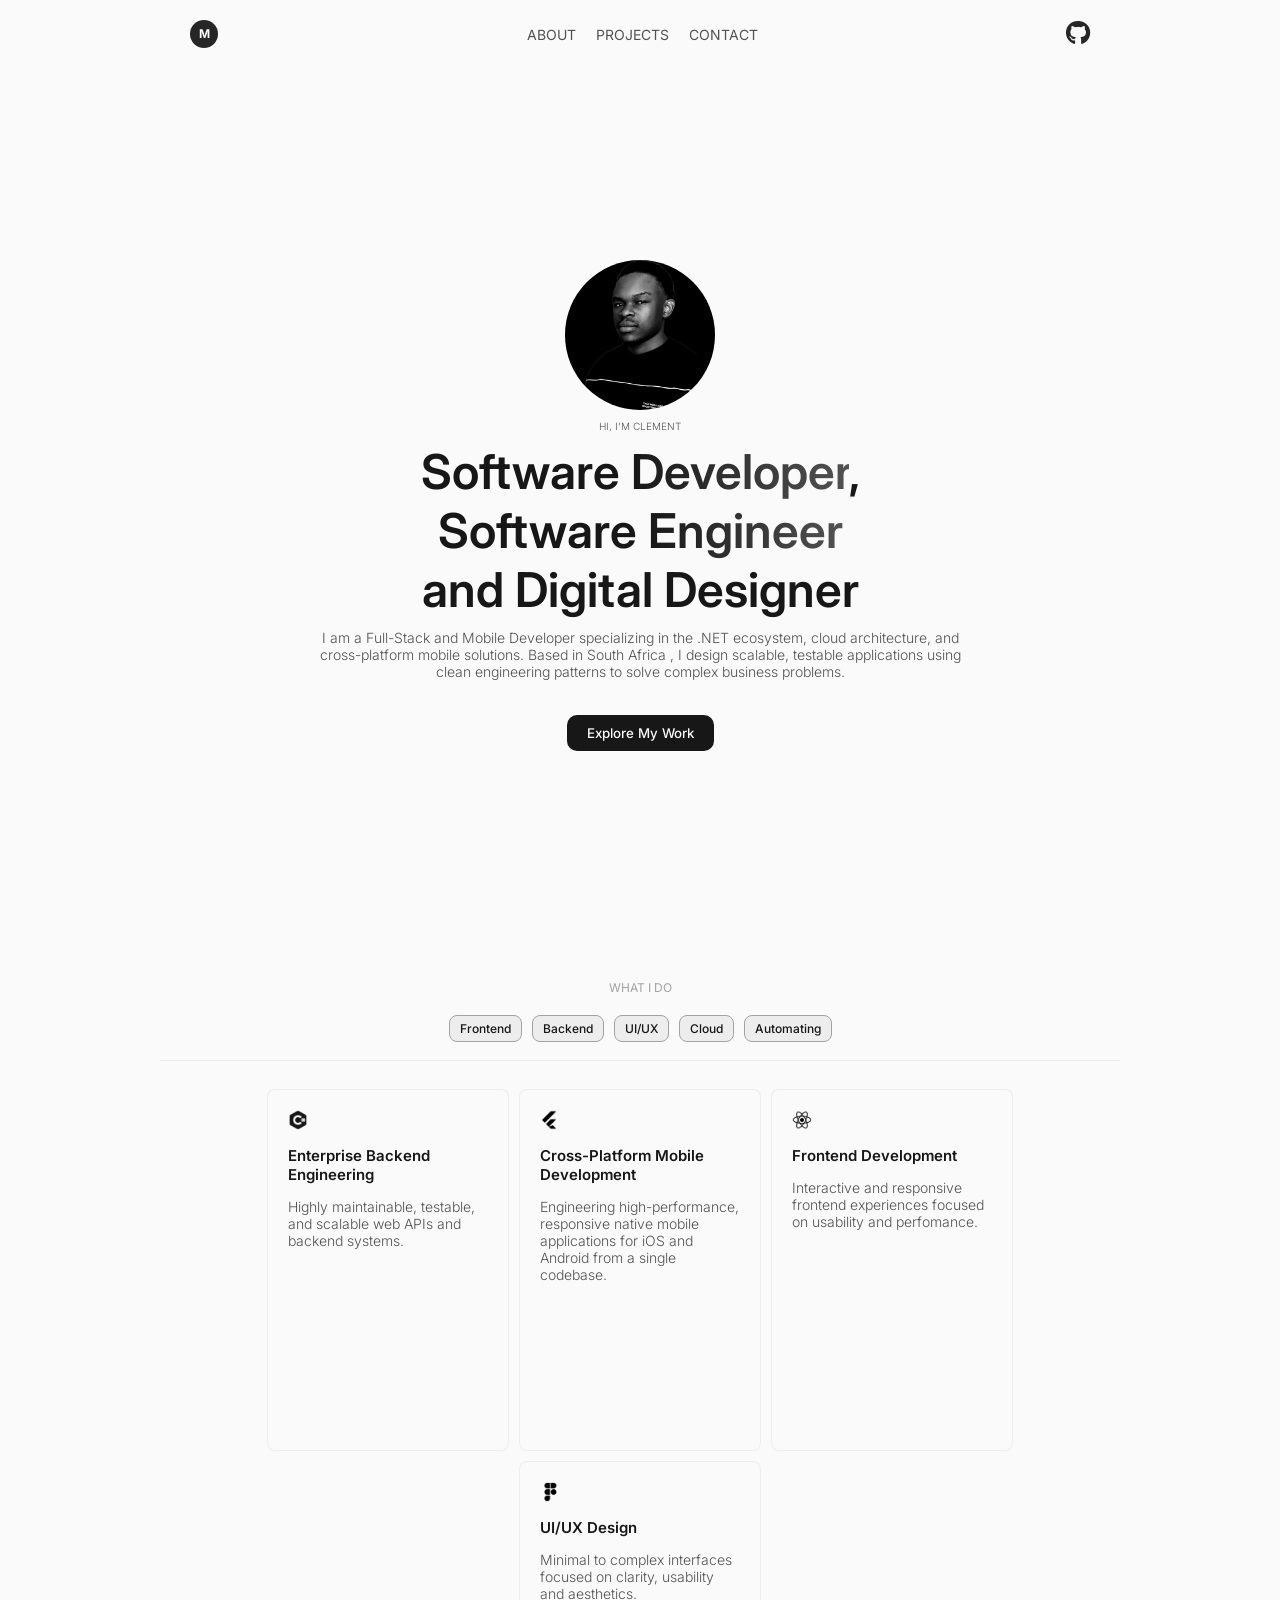
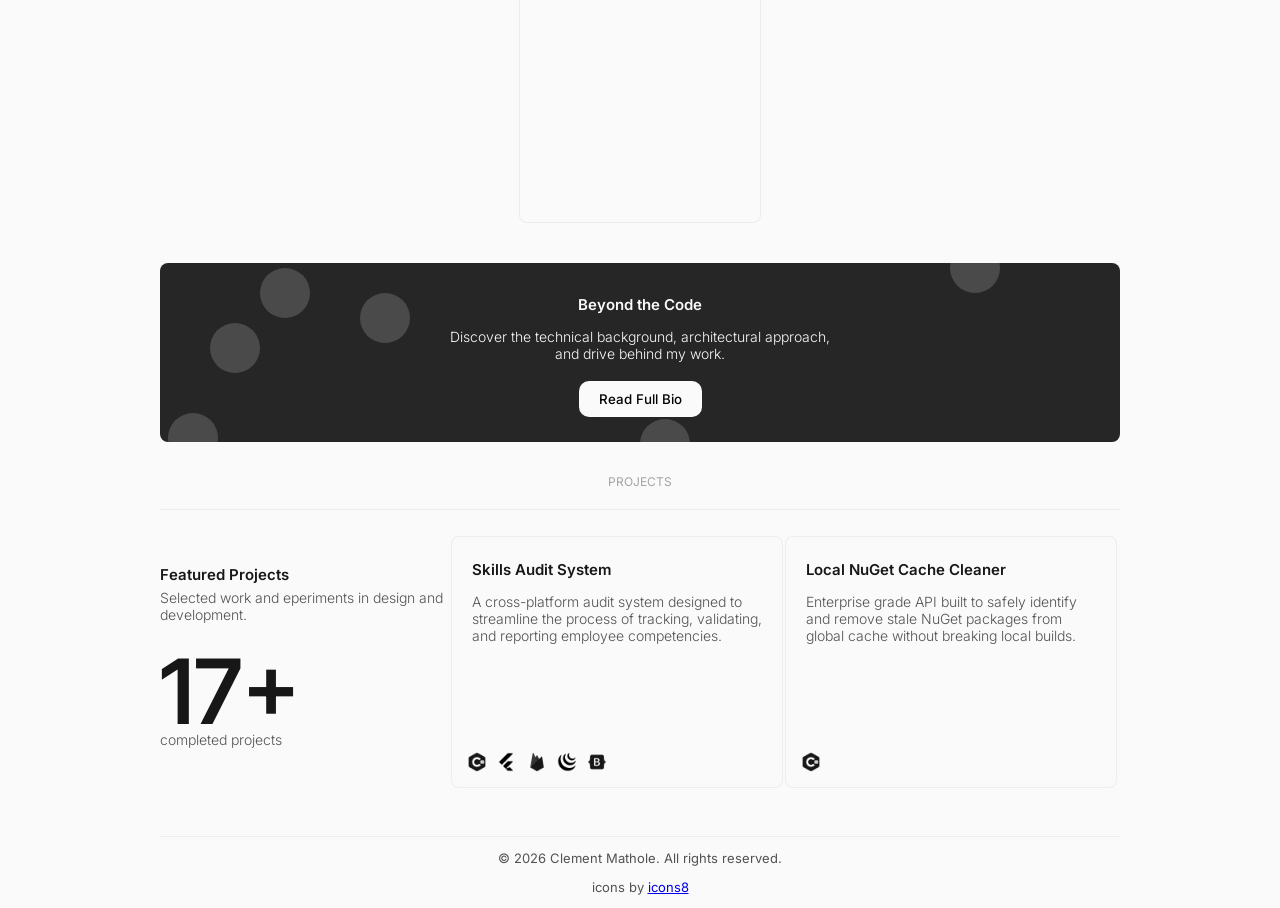
<file: index.html>
<!DOCTYPE html>
<html lang="en" data-theme="light">
    <head>
        <meta charset="UTF-8">
        <meta name="viewport" content="width=device-width, initial-scale=1.0">
        <meta name="description" content="Personal portfolio of Clement Mathole - Software Developer">
        <title>Clement-Mathole</title>
        <link rel="stylesheet" href="style.css">
         <link rel="stylesheet" href="https://cdnjs.cloudflare.com/ajax/libs/font-awesome/6.5.2/css/all.min.css"/>
    </head>
    <body>
        <header>
            <nav class="nav-bar">
                <a href="index.html" style="text-decoration: none;"><h1 class="brand">M</h1></a>
                <div class="nav-menu" id="nav-menu">
                    <ul>
                        <li><a href="about.html">ABOUT</a></li>
                        <li><a href="projects.html">PROJECTS</a></li>
                        <li><a href="contact.html">CONTACT</a></li>
                    </ul>
                    <div class="media-contacts mc-1">
                    <ul>
                        <li><a href="https://github.com/ClementMathole"><i class="fa-brands fa-github"></i></a></li>
                    </ul>
                </div>
                </div>
                <div class="media-contacts mc-2">
                    <ul>
                        <li><a href="https://github.com/ClementMathole"><i class="fa-brands fa-github"></i></a></li>
                    </ul>
                </div> 
                <div class="hamburger" id="hamburger">
                    <div class="bar"></div>
                    <div class="bar"></div>
                    <div class="bar"></div>
                </div>
            </nav>
        </header>
        <main>
            <section class="home" id="home">
                <div class="img"></div>
                <p id="name">HI, I'M CLEMENT</p>
                <h1>Software <span class="gradient-text">Developer</span>, Software <span class="gradient-text">Engineer</span> and Digital Designer</h1>
                <p>I am a Full-Stack and Mobile Developer specializing in the .NET ecosystem, cloud architecture, and cross-platform mobile solutions. Based in South Africa , I design scalable, testable applications using clean engineering patterns to solve complex business problems.</p>
                <div class="action-btn">
                    <button id="explore-btn" onclick="window.location.href='projects.html'">Explore My Work</button>
                </div>
            </section>
            <section class="services" id="services">
                <p class="mini-title">WHAT I DO</p>
                <div class="filters">
                    <button>Frontend</button>
                    <button>Backend</button>
                    <button>UI/UX</button>
                    <button>Cloud</button>
                    <button>Automating</button>
                </div>
                <hr>
                <div class="cards">
                    <div class="card">
                        <span><img src="./assets/icons8-c-sharp-logo-50.png" alt="c-sharp" width="20"/></span>
                        <h2 class="card-title">Enterprise Backend Engineering</h2>
                        <p class="card-desc">Highly maintainable, testable, and scalable web APIs and backend systems.</p>
                    </div>
                    <div class="card">
                        <span><img src="./assets/icons8-flutter-50.png" alt="flutter" width="20"/></span>
                        <h2 class="card-title">Cross-Platform Mobile Development</h2>
                        <p class="card-desc">Engineering high-performance, responsive native mobile applications for iOS and Android from a single codebase.</p>
                    </div>
                    <div class="card">
                        <span><img src="./assets/icons8-react-js-50.png" alt="react.js" width="20"/></span>
                        <h2 class="card-title">Frontend Development</h2>
                        <p class="card-desc">Interactive and responsive frontend experiences focused on usability and perfomance.</p>
                    </div>
                    <div class="card">
                        <span><img src="./assets/icons8-figma-50.png" alt="figma" width="20"/></span>
                        <h2 class="card-title">UI/UX Design</h2>
                        <p class="card-desc">Minimal to complex interfaces focused on clarity, usability and aesthetics.</p>
                    </div>
                </div>
            </section>
            <section class="bio-cta" id="about">
                <div class="bio-cta-deco">
                    <div class="one"></div>
                    <div class="two"></div>
                    <div class="three"></div>
                    <div class="four "></div>
                    <div class="five "></div>
                    <div class="six "></div>
                </div>
                <div class="bio-cta-content">
                    <h2>Beyond the Code</h2>
                    <p>Discover the technical background, architectural approach, <br> and drive behind my work.</p>
                    <button id="bio-cta-btn" onclick="window.location.href='about.html'">Read Full Bio</button>
                </div>
            </section>
            <section class="projects">
                <p class="mini-title">PROJECTS</p>
                <hr>
                <div class="projects-page-content">
                    <div class="left">
                        <h2 class="projects-page-title">Featured Projects</h2>
                        <p class="project-desc">Selected work and eperiments in design and development.</p>
                        <h1>17+</h1>
                        <p id="last-child">completed projects</p>
                    </div>
                    <div class="right project-cards">
                        <a href="https://github.com/ClementMathole/CapableZA">
                            <div class="project-card">
                                <div class="card-main-content">
                                    <h2>Skills Audit System</h2>
                                    <p>A cross-platform audit system designed to streamline the process of tracking, validating, and reporting employee competencies.</p>
                                </div>
                                <div class="project-card-footer">
                                    <div class="project-stack">
                                        <img src="./assets/icons8-c-sharp-logo-50.png" alt="csharp" width="20" />
                                        <img src="./assets/icons8-flutter-50.png" alt="flutter" width="20">
                                        <img src="./assets/icons8-firebase-48.png" alt="firebase" width="20"/>
                                        <img src="./assets/icons8-jquery-50.png" alt="jquery" width="20" />
                                        <img src="./assets/icons8-bootstrap-50.png" alt="bootstrap5" width="20"/>
                                </div>
                            </div>
                        </div>
                        </a>
                        <a href="https://github.com/ClementMathole/local-nuget-cleaner">
                            <div class="project-card">
                                <div class="card-main-content">
                                    <h2>Local NuGet Cache Cleaner</h2>
                                    <p>Enterprise grade API built to safely identify and remove stale NuGet packages from global cache without breaking local builds.</p>
                                </div>
                                <div class="project-card-footer">
                                    <div class="project-stack">
                                        <img src="./assets/icons8-c-sharp-logo-50.png" alt="csharp" width="20" />
                                    </div>
                                </div>
                            </div>
                        </a>
                    </div>
                </div>
            </section>
        </main>
        <hr>
        <footer>
            <div class="footer-content">
                <p>&copy; <span id="year"></span> Clement Mathole. All rights reserved.</p>
                <p>icons by <a href="#">icons8</a></p>
            </div>
        </footer>
        <script src="script.js"></script>
    </body>
</html>
</file>
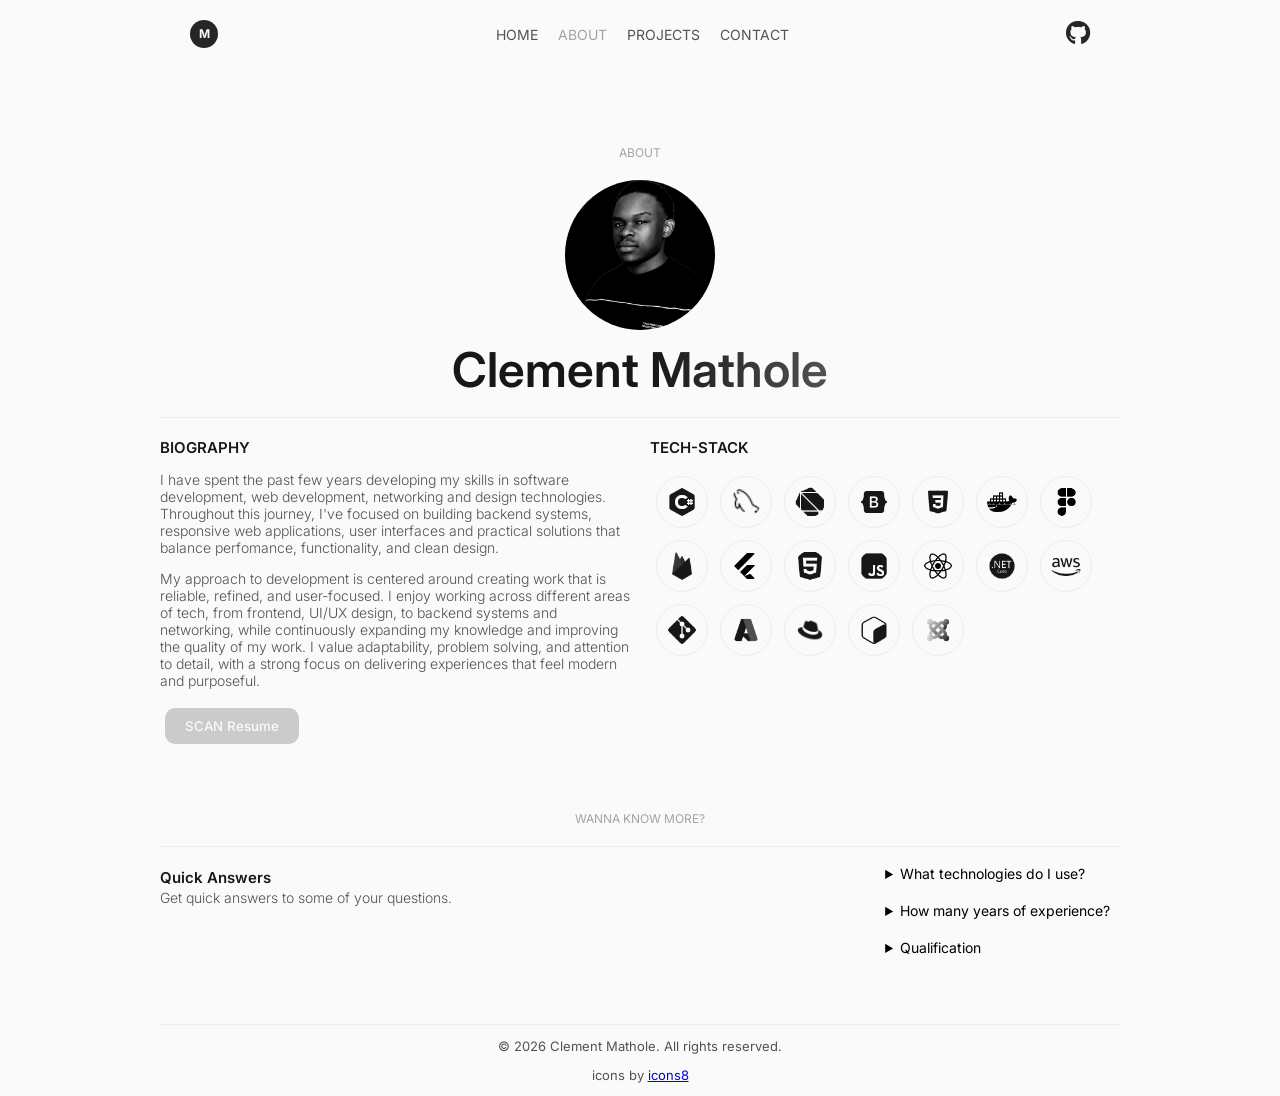
<file: about.html>
<!DOCTYPE html>
<html lang="en" data-theme="light">
    <head>
        <meta charset="UTF-8">
        <meta name="viewport" content="width=device-width, initial-scale=1.0">
        <meta name="description" content="Personal portfolio of Clement Mathole - Software Developer">
        <title>Clement-Mathole</title>
        <link rel="stylesheet" href="style.css">
         <link rel="stylesheet" href="https://cdnjs.cloudflare.com/ajax/libs/font-awesome/6.5.2/css/all.min.css"/>
    </head>
    <body>
        <header>
            <nav class="nav-bar">
                <a href="index.html" style="text-decoration: none;"><h1 class="brand">M</h1></a>
                <div class="nav-menu" id="nav-menu">
                    <ul>
                        <li><a href="index.html">HOME</a></li>
                        <li><a href="about.html" class="active">ABOUT</a></li>
                        <li><a href="projects.html">PROJECTS</a></li>
                        <li><a href="contact.html">CONTACT</a></li>
                    </ul>
                    <div class="media-contacts mc-1">
                    <ul>
                        <li><a href="https://github.com/ClementMathole"><i class="fa-brands fa-github"></i></a></li>
                    </ul>
                </div>
                </div>
                <div class="media-contacts mc-2">
                    <ul>
                        <li><a href="https://github.com/ClementMathole"><i class="fa-brands fa-github"></i></a></li>
                    </ul>
                </div> 
                <div class="hamburger" id="hamburger">
                    <div class="bar"></div>
                    <div class="bar"></div>
                    <div class="bar"></div>
                </div>
            </nav>
        </header>
        <main>
            <section id="about" class="about" style="margin-top: 65px;">
                <p class="mini-title">ABOUT</p>
                <div class="img"></div>
                <h1 class="my-name" style="width: 100%;">Clement <span class="gradient-text">Mathole</span></h1>
                <hr>
                <span id="bio">
                    <span class="bio-g">
                        <h2>BIOGRAPHY</h2>
                        <p>I have spent the past few years developing my skills in software development, web development, networking and design technologies. Throughout this journey, I've focused on building backend systems, responsive web applications, user interfaces and practical solutions that balance perfomance, functionality, and clean design.</p>
                        <p>My approach to development is centered around creating work that is reliable, refined, and user-focused. I enjoy working across different areas of tech, from frontend, UI/UX design, to backend systems and networking, while continuously expanding my knowledge and improving the quality of my work. I value adaptability, problem solving, and attention to detail, with a strong focus on delivering experiences that feel modern and purposeful.</p>
                        <hr id="blw-bio">
                        <button id="scan-resume" disabled>SCAN Resume</button>
                    </span>
                    <span class="skills">
                        <h2>TECH-STACK</h2>
                        <div class="tech-stack">
                            <img src="./assets/icons8-c-sharp-logo-50.png" alt="csharp" />
                            <img src="./assets/icons8-mysql-24.png" alt="sql"/>
                            <img src="./assets/icons8-dart-50.png" alt="dart"/>
                            <img src="./assets/icons8-bootstrap-50.png" alt="bootstrap5"/>
                            <img src="./assets/icons8-css-50.png" alt="css">
                            <img src="./assets/icons8-docker-50.png" alt="docker">
                            <img src="./assets/icons8-figma-50.png" alt="figma">
                            <img src="./assets/icons8-firebase-48.png" alt="firebase">
                            <img src="./assets/icons8-flutter-50.png" alt="flutter">
                            <img src="./assets/icons8-html-50.png" alt="html">
                            <img src="./assets/icons8-javascript-50.png" alt="javascript">
                            <img src="./assets/icons8-react-js-50.png" alt="react.js">
                            <img src="./assets/icons8-.net-framework-48.png" alt="net-framework">
                            <img src="./assets/icons8-aws-48.png" alt="AWS">
                            <img src="./assets/icons8-git-50.png" alt="git">
                            <img src="./assets/icons8-azure-48.png" alt="azure">
                            <img src="./assets/icons8-redhat-32.png" alt="redhat"/>
                            <img src="./assets/icons8-bash-48.png" alt="bash">
                            <img src="./assets/icons8-joomla-48.png" alt="joomla">
                        </div>
                    </span>
                </span>
            </section>
            <section id="want-know-more">
                <p class="mini-title">WANNA KNOW MORE?</p>
                <hr>
                <div class="fq-grid">
                    <div class="fq-left">
                        <h2>Quick Answers</h2>
                        <p id="wkm-sub">Get quick answers to some of your questions.</p>
                    </div>
                    <div class="fq-right">
                        <details>
                            <summary>What technologies do I use?</summary>
                            <p>Mostly C#, I can also go for JavaScript, Dart, and modern frontend/backend tools depending on project requirements. <br> A beast at <strong>.NET Ecosystem</strong></p>
                        </details>
                        <details>
                            <summary>How many years of experience?</summary>
                            <p>1-2 years</p>
                        </details>
                        <details>
                            <summary>Qualification</summary>
                            <p><strong>Dip. Information Technology</strong>, Central University of Technology, Free State</p>
                        </details>
                    </div>
                </div>
            </section>
        </main>
        <hr>
        <footer>
            <div class="footer-content">
                <p>&copy; <span id="year"></span> Clement Mathole. All rights reserved.</p>
                <p>icons by <a href="#">icons8</a></p>
            </div>
        </footer>
        <script src="script.js"></script>
    </body>
</html>
</file>
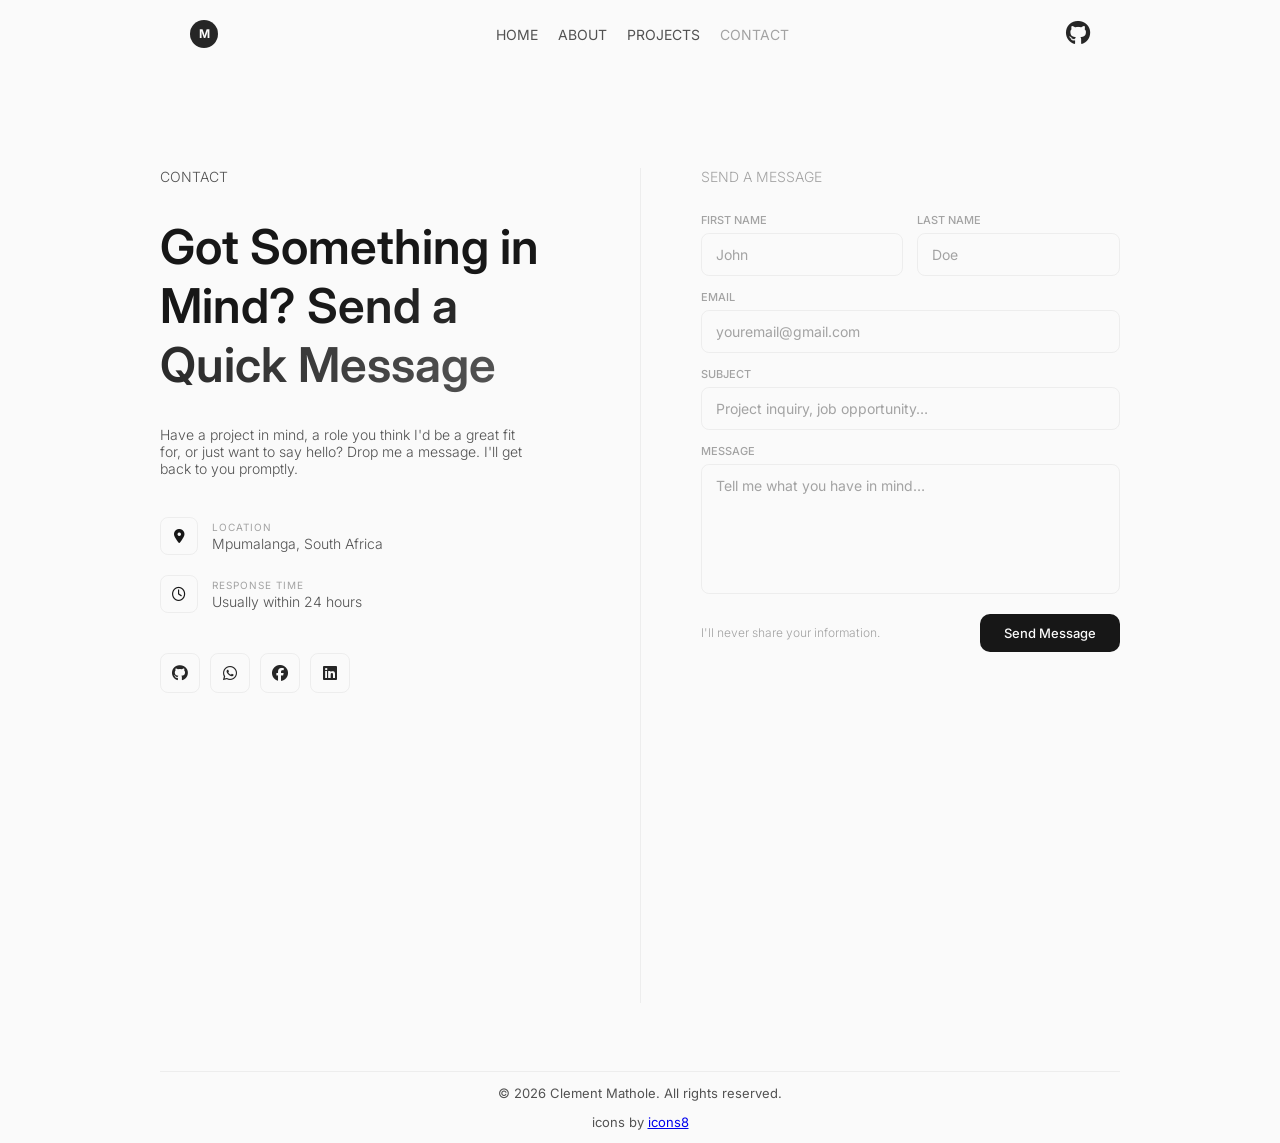
<file: contact.html>
<!DOCTYPE html>
<html lang="en" data-theme="light">
    <head>
        <meta charset="UTF-8">
        <meta name="viewport" content="width=device-width, initial-scale=1.0">
        <meta name="description" content="Contact Clement Mathole - Software Developer">
        <title>Clement-Mathole — Contact</title>
        <link rel="stylesheet" href="style.css">
        <link rel="stylesheet" href="https://cdnjs.cloudflare.com/ajax/libs/font-awesome/6.5.2/css/all.min.css"/>
    </head>
    <body>
        <header>
            <nav class="nav-bar">
                <a href="index.html" style="text-decoration: none;"><h1 class="brand">M</h1></a>
                <div class="nav-menu" id="nav-menu">
                    <ul>
                        <li><a href="index.html">HOME</a></li>
                        <li><a href="about.html">ABOUT</a></li>
                        <li><a href="projects.html">PROJECTS</a></li>
                        <li><a href="contact.html" class="active">CONTACT</a></li>
                    </ul>
                    <div class="media-contacts mc-1">
                    <ul>
                        <li><a href="https://github.com/ClementMathole"><i class="fa-brands fa-github"></i></a></li>
                    </ul>
                </div>
                </div>
                <div class="media-contacts mc-2">
                    <ul>
                        <li><a href="https://github.com/ClementMathole"><i class="fa-brands fa-github"></i></a></li>
                    </ul>
                </div> 
                <div class="hamburger" id="hamburger">
                    <div class="bar"></div>
                    <div class="bar"></div>
                    <div class="bar"></div>
                </div>
            </nav>
        </header>

        <main>
            <div class="contact-wrapper">
                <div class="contact-left">
                    <p class="mini-title">CONTACT</p>
                    <h1>Got Something in Mind? <span class="gradient-text">Send a Quick Message</span></h1>
                    <p>Have a project in mind, a role you think I'd be a great fit for, or just want to say hello? Drop me a message. I'll get back to you promptly.</p>

                    <div class="contact-info">
                        <!-- <div class="info-item">
                            <div class="info-icon"><i class="fa-regular fa-envelope"></i></div>
                            <div class="info-text">
                                <span>Email</span>
                                <a href="mailto:clementmathole003@gmail.com">clementmathole@gmail.com</a>
                            </div>
                        </div> -->
                        <div class="info-item">
                            <div class="info-icon"><i class="fa-solid fa-location-dot"></i></div>
                            <div class="info-text">
                                <span>Location</span>
                                <p>Mpumalanga, South Africa</p>
                            </div>
                        </div>
                        <div class="info-item">
                            <div class="info-icon"><i class="fa-regular fa-clock"></i></div>
                            <div class="info-text">
                                <span>Response time</span>
                                <p>Usually within 24 hours</p>
                            </div>
                        </div>
                    </div>

                    <div class="social-row">
                        <a href="https://github.com/ClementMathole" class="social-link" title="GitHub"><i class="fa-brands fa-github"></i></a>
                        <a href="#" class="social-link" title="WhatsApp"><i class="fa-brands fa-whatsapp"></i></a>
                        <a href="#" class="social-link" title="Facebook"><i class="fa-brands fa-facebook"></i></a>
                        <a href="#" class="social-link" title="LinkedIn"><i class="fa-brands fa-linkedin"></i></a>
                    </div>
                </div>

                <div class="col-divider"></div>
                <div class="contact-right">
                    <h2>Send a Message</h2>

                    <div class="contact-form" id="contactForm" action='https://formspree.io/f/xgoqzopp' method="POST">
                        <div class="form-row">
                            <div class="form-group">
                                <label for="fname">First Name</label>
                                <input type="text" id="fname" placeholder="John" autocomplete="off">
                            </div>
                            <div class="form-group">
                                <label for="lname">Last Name</label>
                                <input type="text" id="lname" placeholder="Doe" autocomplete="off">
                            </div>
                        </div>
                        <div class="form-group">
                            <label for="email">Email</label>
                            <input type="email" id="email" placeholder="youremail@gmail.com" autocomplete="off">
                        </div>
                        <div class="form-group">
                            <label for="subject">Subject</label>
                            <input type="text" id="subject" placeholder="Project inquiry, job opportunity…" autocomplete="off">
                        </div>
                        <div class="form-group">
                            <label for="message">Message</label>
                            <textarea id="message" placeholder="Tell me what you have in mind…"></textarea>
                        </div>
                        <div class="form-footer">
                            <p>I'll never share your information.</p>
                            <button id="send-btn" onclick="handleSubmit()">
                                Send Message
                            </button>
                        </div>
                    </div>

                    <div class="form-success" id="formSuccess">
                        <div class="check-circle"><i class="fa-solid fa-check"></i></div>
                        <h3>Message sent!</h3>
                        <p>Thanks for reaching out. I'll be in touch soon.</p>
                    </div>
                </div>
            </div>
        </main>

        <hr>
        <footer>
            <div class="footer-content">
                <p>&copy; <span id="year"></span> Clement Mathole. All rights reserved.</p>
                <p>icons by <a href="#">icons8</a></p>
            </div>
        </footer>

        <script src="script.js"></script>
    </body>
</html>
</file>
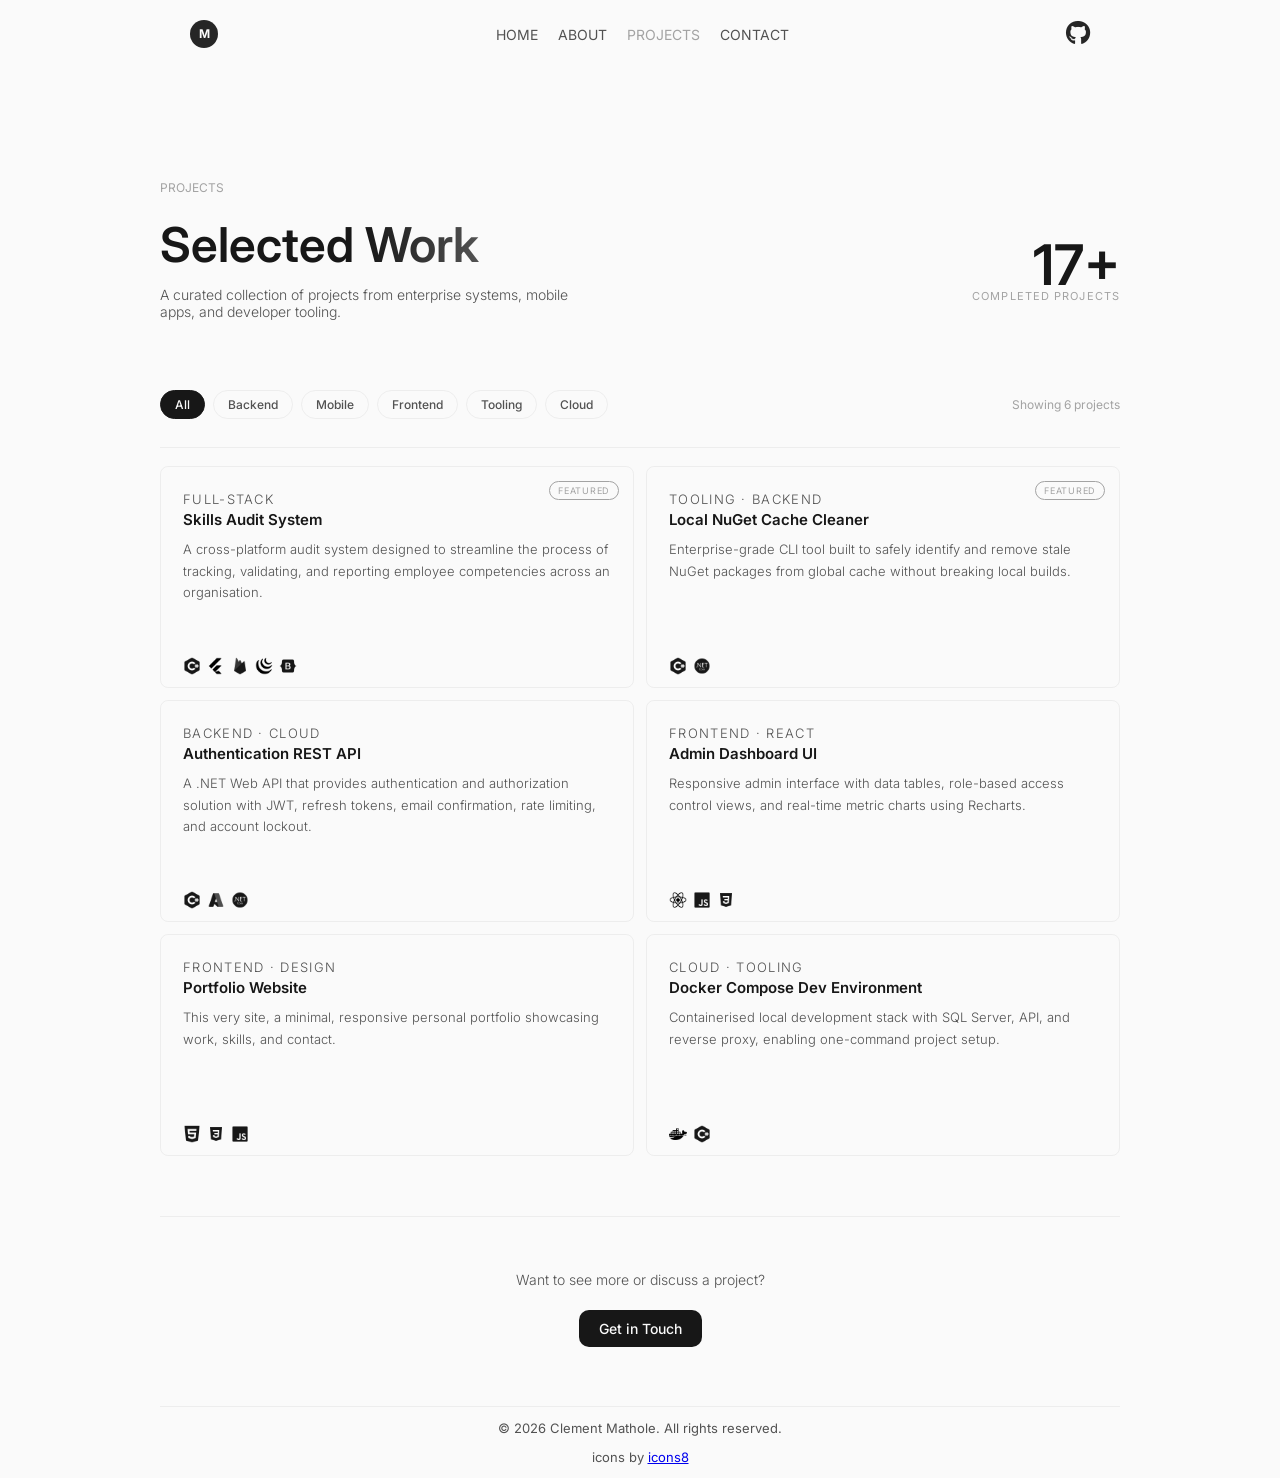
<file: projects.html>
<!DOCTYPE html>
<html lang="en" data-theme="light">
    <head>
        <meta charset="UTF-8">
        <meta name="viewport" content="width=device-width, initial-scale=1.0">
        <meta name="description" content="Projects by Clement Mathole - Software Developer">
        <title>Clement-Mathole - Projects</title>
        <link rel="stylesheet" href="style.css">
        <link rel="stylesheet" href="https://cdnjs.cloudflare.com/ajax/libs/font-awesome/6.5.2/css/all.min.css"/>
    </head>
    <body>
        <header>
            <nav class="nav-bar">
                <a href="index.html" style="text-decoration: none;"><h1 class="brand">M</h1></a>
                <div class="nav-menu" id="nav-menu">
                    <ul>
                        <li><a href="index.html">HOME</a></li>
                        <li><a href="about.html">ABOUT</a></li>
                        <li><a href="projects.html" class="active">PROJECTS</a></li>
                        <li><a href="contact.html">CONTACT</a></li>
                    </ul>
                    <div class="media-contacts mc-1">
                    <ul>
                        <li><a href="https://github.com/ClementMathole"><i class="fa-brands fa-github"></i></a></li>
                    </ul>
                </div>
                </div>
                <div class="media-contacts mc-2">
                    <ul>
                        <li><a href="https://github.com/ClementMathole"><i class="fa-brands fa-github"></i></a></li>
                    </ul>
                </div> 
                <div class="hamburger" id="hamburger">
                    <div class="bar"></div>
                    <div class="bar"></div>
                    <div class="bar"></div>
                </div>
            </nav>
        </header>

        <main>
            <div class="projects-hero">
                <p class="mini-title">PROJECTS</p>
                <div class="hero-row">
                    <div>
                        <h1>Selected <span class="gradient-text">Work</span></h1>
                        <p>A curated collection of projects from enterprise systems, mobile apps, and developer tooling.</p>
                    </div>
                    <div class="project-count">
                        <div class="num">17+</div>
                        <span>completed projects</span>
                    </div>
                </div>
            </div>
            <div class="filter-bar">
                <div class="filter-pills">
                    <button class="pill active" onclick="filterProjects('all', this)">All</button>
                    <button class="pill" onclick="filterProjects('backend', this)">Backend</button>
                    <button class="pill" onclick="filterProjects('mobile', this)">Mobile</button>
                    <button class="pill" onclick="filterProjects('frontend', this)">Frontend</button>
                    <button class="pill" onclick="filterProjects('tooling', this)">Tooling</button>
                    <button class="pill" onclick="filterProjects('cloud', this)">Cloud</button>
                </div>
                <span class="sort-label">Showing <span id="count">6</span> projects</span>
            </div>
            <hr>
            <div class="projects-grid" id="projectsGrid">

                <a href="https://github.com/ClementMathole/CapableZA" class="proj-card" data-cat="mobile backend">
                    <div class="proj-status live">Featured</div>
                    <div class="proj-card-body">
                        <p class="proj-card-tag">Full-Stack</p>
                        <h2>Skills Audit System</h2>
                        <p>A cross-platform audit system designed to streamline the process of tracking, validating, and reporting employee competencies across an organisation.</p>
                    </div>
                    <div class="proj-card-footer">
                        <div class="proj-stack">
                            <img src="./assets/icons8-c-sharp-logo-50.png" alt="C#">
                            <img src="./assets/icons8-flutter-50.png" alt="Flutter">
                            <img src="./assets/icons8-firebase-48.png" alt="Firebase">
                            <img src="./assets/icons8-jquery-50.png" alt="jQuery">
                            <img src="./assets/icons8-bootstrap-50.png" alt="Bootstrap">
                        </div>
                        <i class="fa-solid fa-arrow-up-right proj-arrow"></i>
                    </div>
                </a>

                <a href="https://github.com/ClementMathole/local-nuget-cleaner" class="proj-card" data-cat="tooling backend">
                    <div class="proj-status live">Featured</div>
                    <div class="proj-card-body">
                        <p class="proj-card-tag">Tooling · Backend</p>
                        <h2>Local NuGet Cache Cleaner</h2>
                        <p>Enterprise-grade CLI tool built to safely identify and remove stale NuGet packages from global cache without breaking local builds.</p>
                    </div>
                    <div class="proj-card-footer">
                        <div class="proj-stack">
                            <img src="./assets/icons8-c-sharp-logo-50.png" alt="C#">
                            <img src="./assets/icons8-.net-framework-48.png" alt=".NET">
                        </div>
                        <i class="fa-solid fa-arrow-up-right proj-arrow"></i>
                    </div>
                </a>

                <a href="https://github.com/ClementMathole/AuthenticationAPI" class="proj-card" data-cat="backend cloud">
                    <div class="proj-card-body">
                        <p class="proj-card-tag">Backend · cloud </p>
                        <h2>Authentication REST API</h2>
                        <p>A .NET Web API that provides authentication and authorization solution with JWT, refresh tokens, email confirmation, rate limiting, and account lockout.</p>
                    </div>
                    <div class="proj-card-footer">
                        <div class="proj-stack">
                            <img src="./assets/icons8-c-sharp-logo-50.png" alt="C#">
                            <img src="./assets/icons8-azure-48.png" alt="Azure">
                            <img src="./assets/icons8-.net-framework-48.png" alt=".NET">
                        </div>
                        <i class="fa-solid fa-arrow-up-right proj-arrow"></i>
                    </div>
                </a>

                <!-- <a href="#" class="proj-card" data-cat="mobile">
                    <div class="proj-card-body">
                        <p class="proj-card-tag">Mobile · Dart</p>
                        <h2>Flutter E-Commerce App</h2>
                        <p>Full-featured cross-platform shopping experience with Firebase authentication, real-time cart sync, and payment integration.</p>
                    </div>
                    <div class="proj-card-footer">
                        <div class="proj-stack">
                            <img src="./assets/icons8-flutter-50.png" alt="Flutter">
                            <img src="./assets/icons8-dart-50.png" alt="Dart">
                            <img src="./assets/icons8-firebase-48.png" alt="Firebase">
                        </div>
                        <i class="fa-solid fa-arrow-up-right proj-arrow"></i>
                    </div>
                </a> -->

                <a href="#" class="proj-card" data-cat="frontend">
                    <div class="proj-card-body">
                        <p class="proj-card-tag">Frontend · React</p>
                        <h2>Admin Dashboard UI</h2>
                        <p>Responsive admin interface with data tables, role-based access control views, and real-time metric charts using Recharts.</p>
                    </div>
                    <div class="proj-card-footer">
                        <div class="proj-stack">
                            <img src="./assets/icons8-react-js-50.png" alt="React">
                            <img src="./assets/icons8-javascript-50.png" alt="JS">
                            <img src="./assets/icons8-css-50.png" alt="CSS">
                        </div>
                        <i class="fa-solid fa-arrow-up-right proj-arrow"></i>
                    </div>
                </a>

                <!-- <a href="#" class="proj-card" data-cat="backend">
                    <div class="proj-card-body">
                        <p class="proj-card-tag">Backend · Database</p>
                        <h2>Inventory Management API</h2>
                        <p>RESTful API for stock tracking with MySQL, stored procedures, and Excel export endpoints for business reporting.</p>
                    </div>
                    <div class="proj-card-footer">
                        <div class="proj-stack">
                            <img src="./assets/icons8-c-sharp-logo-50.png" alt="C#">
                            <img src="./assets/icons8-mysql-24.png" alt="MySQL">
                            <img src="./assets/icons8-.net-framework-48.png" alt=".NET">
                        </div>
                        <i class="fa-solid fa-arrow-up-right proj-arrow"></i>
                    </div>
                </a> -->
                <a href="https://github.com/ClementMathole/clement" class="proj-card" data-cat="frontend">
                    <div class="proj-card-body">
                        <p class="proj-card-tag">Frontend · Design</p>
                        <h2>Portfolio Website</h2>
                        <p>This very site, a minimal, responsive personal portfolio showcasing work, skills, and contact.</p>
                    </div>
                    <div class="proj-card-footer">
                        <div class="proj-stack">
                            <img src="./assets/icons8-html-50.png" alt="HTML">
                            <img src="./assets/icons8-css-50.png" alt="CSS">
                            <img src="./assets/icons8-javascript-50.png" alt="JS">
                        </div>
                        <i class="fa-solid fa-arrow-up-right proj-arrow"></i>
                    </div>
                </a>

                <a href="#" class="proj-card" data-cat="cloud tooling">
                    <div class="proj-card-body">
                        <p class="proj-card-tag">Cloud · Tooling</p>
                        <h2>Docker Compose Dev Environment</h2>
                        <p>Containerised local development stack with SQL Server, API, and reverse proxy, enabling one-command project setup.</p>
                    </div>
                    <div class="proj-card-footer">
                        <div class="proj-stack">
                            <img src="./assets/icons8-docker-50.png" alt="Docker">
                            <img src="./assets/icons8-c-sharp-logo-50.png" alt="C#">
                        </div>
                        <i class="fa-solid fa-arrow-up-right proj-arrow"></i>
                    </div>
                </a>

            </div>
            <div class="projects-cta">
                <p>Want to see more or discuss a project?</p>
                <a href="contact.html">Get in Touch</a>
            </div>
        </main>

        <hr>
        <footer>
            <div class="footer-content">
                <p>&copy; <span id="year"></span> Clement Mathole. All rights reserved.</p>
                <p>icons by <a href="#">icons8</a></p>
            </div>
        </footer>

        <script src="script.js"></script>
    </body>
</html>
</file>
<file: style.css>
@import url('https://fonts.googleapis.com/css2?family=Inter:ital,opsz,wght@0,14..32,100..900;1,14..32,100..900&display=swap');

:root {
    --background-clr: #FAFAFA;
    --primary-clr: #171717 ;
    --primary-lt-clr: #262626 ;
    --secondary-clr: #525252;
    --secondary-lt-clr: #A3A3A3;
    --line-clr: #c4c4c43b;
    --transition-speed: 0.3s;
}


html, body {
    background: var(--background-clr);
    font-family: 'Inter', sans-serif;
    font-style: normal;
    margin: 0;
    padding: 0 80px;
    scrollbar-width: none;
    transition: var(--transition-speed) ease-in-out;
}

.nav-bar{
    display: flex;
    align-items: center;
    justify-content: space-between;
    padding: 10px 30px;
    position: relative;
}

.brand {
    color: var(--background-clr);
    background: var(--primary-lt-clr);
    font-size: 12px;
    padding: 5px;
    height: 18px;
    width: 18px;
    display: flex;
    align-items: center;
    justify-content: center;
    border-radius: 50%;
}
.nav-menu { /*ill fix later for desktop*/
    display: flex;
    align-items:center;
    gap: 30px;
}
button{ font-family: 'Inter', sans-serif; }
ul {
    list-style: none;
    padding: 0;
    margin: 0
}
hr {
    height: 1px;
    width: 100%;
    border: 0;
    background: var(--line-clr);
}

.nav-bar ul{
    display: flex;
    justify-content: center;
    align-items: center;
    gap: 20px;
    list-style: none;
    padding: 0;
    margin: 0;
    /* margin-right: -27px; */
}
.nav-bar ul li a {
    text-decoration: none;
    color: var(--secondary-clr);
    font-size: 14px;
    font-weight: 400;
}
.nav-bar ul li a:hover, .nav-bar .active{color: var(--secondary-lt-clr);}

/*.media-contacts{
    display: flex;
    align-items: center;
    justify-content: end;
}*/
.media-contacts ul {
    display: flex;
    gap: 10px;
    align-items: center;
}
.media-contacts i {
    color: var(--primary-lt-clr);
    font-size: 25px;
}
.hamburger {
    display: none;
    cursor: pointer;
    flex-direction: column;
}
.hamburger .bar{
    width: 25px;
    height: 3px;
    background: var(--secondary-clr);
    transition: all var(--transition-speed) ease-in-out;
    margin-top: 5px;
}


.home {
    display: flex;
    flex-direction: column;
    align-items: center;
    justify-content: center;
    height: 100vh;
    text-align: center;
}
.img {
    width: 150px;
    height: 150px;
    /* background: var(--primary-lt-clr); */
    border-radius: 50%;
    background: url('./assets/IMG_1779463904100.jpg');
    background-position: center;
    background-size: cover;
}
#name {
    letter-spacing: 30%;
    font-size: 10px;
}
.gradient-text {
    background: linear-gradient(90deg, var(--primary-clr), var(--secondary-clr));
    -webkit-background-clip: text;
    -webkit-text-fill-color: transparent;
}
.home h1, .cta-content-wrapper h1, .left h1, .my-name{
    margin: 0;
    font-weight: 600;
    font-size: 3rem;
    width: 50%;
    color: var(--primary-clr);
}
.home p, .left #last-child{
    width: 70%;
    font-size: 14px;
    font-weight: 300;
    color: var(--secondary-clr);
    margin: 10px;
}
.action-btn {
    margin: 20px;
    display: flex;
    flex-wrap: wrap;
    justify-content: center;
    align-items: center;
}
.action-btn button, #bio-cta-btn, #scan-resume{
    border: 0;
    font-weight: 500;
    padding: 10px 20px;
    border-radius: 10px;
    transition: var(--transition-speed) ease;
    margin: 5px;
    cursor: pointer;
}
#explore-btn, #scan-resume {
    background: var(--primary-clr);
    color: var(--background-clr);
}
#explore-btn:hover, #scan-resume:hover{
    background: var(--secondary-clr);
}
#contact-btn {
    border: 2px solid var(--line-clr);
}
#contact-btn:hover{
    border-color: var(--secondary-clr);
}

.services {
    display: flex;
    flex-direction: column;
    justify-content: center;
    align-items: center;
    padding-bottom: 20px;
}
.mini-title {
    font-size: 12px;
    color: var(--secondary-lt-clr);
    margin-bottom: 20px;
}
.filters {
    display: flex;
    gap: 10px;
    flex-wrap: wrap;
    margin-bottom: 10px;
}
.filters button{
    border: 1px solid var(--secondary-lt-clr);
    background: var(--line-clr);
    padding: 5px 10px;
    font-size: 12px;
    border-radius: 8px;
    color: var(--primary-clr);
    font-weight: 500;
}
.cards{
    display: flex;
    flex-wrap: wrap;
    justify-content: center;
    gap: 10px;
    padding-top: 20px;
    padding-bottom: 20px;
}
.card{
    background: var(--background-clr);
    border: 1px solid var(--line-clr);
    border-radius: 8px;
    padding: 20px;
    min-height: 320px;
    position: relative;
    overflow: hidden;
    transition: var(--transition-speed) ease;
    max-width: 200px;
}
.card:hover{
    color: var(--background-clr);
    transform: translateY(-8px);  
}
.card span{
    font-size: 14px;
    color:var(--secondary-clr);
}
.card h2, .projects-page-title, .card-main-content h2, .bio-cta-content h2, #bio h2, .fq-left h2{
    font-size: 15px;
    font-weight: 600;
    color: var(--primary-clr);
}
.card p, .project-desc, .card-main-content p, .bio-cta-content p, #bio p, #wkm-sub, details p{
    font-size: 14px;
    font-weight: 300;
    color: var(--secondary-clr);
}

.projects-page-content {
    display: flex;
    align-items: center;
    flex-wrap: wrap;
    justify-content: space-between;
    margin: 20px 0;
}
.projects{
    text-align: center;
    padding: 20px 0;
}
.project-desc{ margin-top: 0; }
.projects-page-title { margin: 5px 0; }
.projects-page-content .left{ text-align: left; width: 30%;}
.project-cards{
    display: flex;
    flex-wrap: wrap;
    justify-content: space-evenly;
    align-items: center;
    width: 70%;
}
.project-cards a{
    text-decoration: none;
}
.project-card {
    display: flex;
    flex-direction: column;
    justify-content: space-between;
    width: 330px;
    height: 250px;
    background: var(--background-clr);
    border: 1px solid var(--line-clr);
    border-radius: 8px;
    margin-top: 6px ;
    transition: var(--transition-speed) ease;
}
.project-card:hover {
    transform: translateY(-8px); 
}
.card-main-content{
    text-align: left;
    padding:10px 20px;
}
.project-card-footer{
    justify-content: start;
    display: flex;
}
.project-stack{
    display: flex;
    padding:15px 10px;
}
.project-stack img {
    margin: 0 5px;
}
.left h1{
    font-size: 90px;
}
.left #last-child{
    margin-top: -15px;
    margin-left: 0;
}


.bio-cta{
    text-align: center;
    display: flex;
    flex-direction: column;
    justify-content: center;
    align-items: center;
    position: relative;
    overflow: hidden;
    border-radius: 8px;
}
.bio-cta-content{
    background: var(--primary-lt-clr);
    width: 100%;
    padding: 20px;
}
.bio-cta-content h2, .bio-cta-content p{
    color: var(--background-clr);
}
#bio-cta-btn{
    background: var(--background-clr);
}
#bio-cta-btn:hover {
    background: var(--primary-lt-clr);
    color: var(--background-clr);
}
.bio-cta-deco div{
    height: 50px;
    width: 50px;
    background: var(--line-clr);
    border-radius: 50%;
    position: absolute;
    
}
.bio-cta-deco .one{
    left: 100px;
    top: 5px;
}
.bio-cta-deco .two{
    left: 50px;
    top: 60px;
}
.bio-cta-deco .three{
    left: 8px;
    top: 150px;
}
.bio-cta-deco .four{
    left: 200px;
    top: 30px;
}
.bio-cta-deco .five{
    top: 156px;
    z-index: -1px;
}
.bio-cta-deco .six{
    right: 120px;
    top: -20px;
}


.about{
    display: flex;
    flex-direction: column;
    align-items: center;
}
#scan-resume{opacity: 0.2;}

.about h1{
    text-align: center;
    margin: 10px;
}
#bio{
    display: flex;
    align-items: start;
    justify-content: space-between;
}
.bio-g{
    width: 50%;
}
#blw-bio{display: none;}
.skills{
    margin-left: 20px;
    width: 50%;
}
.tech-stack img{
    width: 30px; margin: 6px;
    border: 1px solid var(--line-clr);
    padding: 10px;
    border-radius: 50%;
}
.tech-stack{
    display: flex;
    flex-wrap: wrap;
    justify-content: left;
    align-items: start;
}

#want-know-more{
    padding: 50px 0;
    text-align: center;
}
.fq-grid{
    display: flex;
    justify-content: space-between;
    transition: var(--transition-speed) ease;
}
#wkm-sub{
    margin-top: -10px;
}
.fq-left{
    text-align: left;
}
details{
    text-align: left;
    padding: 10px;
    cursor: pointer;
}
summary{
    font-size: 14px;
}


.projects-hero {
                padding: 100px 0 50px;
                display: flex;
                flex-direction: column;
            }
            .projects-hero h1 {
                font-size: 3rem;
                font-weight: 600;
                color: var(--primary-clr);
                margin: 0 0 12px;
                width: auto;
            }
            .hero-row {
                display: flex;
                align-items: center;
                justify-content: space-between;
                flex-wrap: wrap;
                gap: 20px;
            }
            .hero-row p {
                font-size: 14px;
                font-weight: 300;
                color: var(--secondary-clr);
                margin: 0;
                max-width: 420px;
            }
            .project-count {
                display: flex;
                flex-direction: column;
                align-items: flex-end;
                flex-shrink: 0;
            }
            .project-count .num {
                font-size: 3.5rem;
                font-weight: 600;
                color: var(--primary-clr);
            }
            .project-count span {
                font-size: 11px;
                color: var(--secondary-lt-clr);
                letter-spacing: 0.1em;
                text-transform: uppercase;
                margin-top: -10px;
            }
            .filter-bar {
                display: flex;
                align-items: center;
                justify-content: space-between;
                padding: 20px 0;
                flex-wrap: wrap;
                gap: 14px;
            }
            .filter-pills {
                display: flex;
                gap: 8px;
                flex-wrap: wrap;
            }
            .pill {
                border: 1px solid var(--line-clr);
                background: transparent;
                padding: 6px 14px;
                font-size: 12px;
                border-radius: 20px;
                color: var(--secondary-clr);
                font-weight: 500;
                cursor: pointer;
                transition: 0.2s ease;
            }
            .pill:hover, .pill.active {
                border-color: var(--primary-clr);
                color: var(--primary-clr);
            }
            .pill.active {
                background: var(--primary-clr);
                color: var(--background-clr);
            }
            .sort-label {
                font-size: 12px;
                color: var(--secondary-lt-clr);
            }
            .projects-grid {
                display: grid;
                grid-template-columns: repeat(auto-fill, minmax(320px, 1fr));
                gap: 12px;
                padding: 10px 0 60px;
            }
            .proj-card {
                border: 1px solid var(--line-clr);
                border-radius: 8px;
                overflow: hidden;
                text-decoration: none;
                display: flex;
                flex-direction: column;
                justify-content: space-between;
                min-height: 220px;
                transition: 0.25s ease;
                position: relative;
            }
            .proj-card:hover {
                transform: translateY(-6px);
                border-color: #a3a3a350;
            }
            .proj-card-body {
                padding: 22px 22px 14px;
                flex: 1;
            }
            .proj-card-tag {
                font-size: 10px;
                text-transform: uppercase;
                letter-spacing: 0.1em;
                color: var(--secondary-lt-clr);
                margin: 0 0 10px;
            }
            .proj-card-body h2 {
                font-size: 15px;
                font-weight: 600;
                color: var(--primary-clr);
                margin: 0 0 10px;
            }
            .proj-card-body p {
                font-size: 13px;
                font-weight: 300;
                color: var(--secondary-clr);
                line-height: 1.65;
                margin: 0;
            }
            .proj-card-footer {
                display: flex;
                align-items: center;
                justify-content: space-between;
                padding: 12px 22px;
            }
            .proj-stack {
                display: flex;
                gap: 6px;
                align-items: center;
            }
            .proj-stack img { width: 18px; height: 18px; object-fit: contain; }
            .proj-arrow {
                font-size: 12px;
                color: var(--secondary-lt-clr);
                transition: 0.2s;
            }
            .proj-card:hover .proj-arrow { color: var(--primary-clr); transform: translate(2px, -2px); }
            .proj-status {
                position: absolute;
                top: 14px;
                right: 14px;
                font-size: 9px;
                text-transform: uppercase;
                letter-spacing: 0.08em;
                padding: 3px 8px;
                border-radius: 20px;
                border: 1px solid var(--line-clr);
                color: var(--secondary-lt-clr);
                background: var(--background-clr);
            }
            .proj-status.live {
                color: var(--secondary-lt-clr);
                border-color: var(--secondary-lt-clr);
            }
            .projects-cta {
                text-align: center;
                padding: 40px 0 60px;
                border-top: 1px solid var(--line-clr);
            }
            .projects-cta p {
                font-size: 14px;
                color: var(--secondary-clr);
                font-weight: 300;
                margin-bottom: 30px;
            }
            .projects-cta a {
                    border: 0;
    font-weight: 500;
    padding: 10px 20px;
    border-radius: 10px;
    transition: var(--transition-speed) ease;
    cursor: pointer;
    background: var(--primary-clr);
    color: var(--background-clr);
    text-decoration: none;
    font-size: 14px;
            }
            .projects-cta a:hover { opacity: 0.6; }    


.contact-wrapper {
                min-height: calc(100vh - 65px);
                display: grid;
                grid-template-columns: 1fr 1px 1fr;
                gap: 0 60px;
                padding: 100px 0 60px;
                align-items: start;
            }
            .col-divider {
                background: var(--line-clr);
                align-self: stretch;
            }
            .contact-left .mini-title {
                margin-bottom: 14px;
            }
            .contact-left h1 {
                font-size: 3rem;
                font-weight: 600;
                color: var(--primary-clr);
            }
            .contact-left > p {
                font-size: 14px;
                font-weight: 300;
                color: var(--secondary-clr);
                margin: 0 0 40px;
                width: 90%;
            }
            .contact-info {
                display: flex;
                flex-direction: column;
                gap: 20px;
                margin-bottom: 40px;
            }
            .info-item {
                display: flex;
                align-items: center;
                gap: 14px;
            }
            .info-icon {
                width: 36px;
                height: 36px;
                border: 1px solid var(--line-clr);
                border-radius: 8px;
                display: flex;
                align-items: center;
                justify-content: center;
                flex-shrink: 0;
                transition: var(--transition-speed) ease;
            }
            .info-item:hover .info-icon {
                border-color: var(--secondary-lt-clr);
                transform: translateY(-2px);
            }
            .info-icon i {
                font-size: 14px;
                color: var(--primary-clr);
            }
            .info-text span {
                display: block;
                font-size: 10px;
                text-transform: uppercase;
                letter-spacing: 0.1em;
                color: var(--secondary-lt-clr);
                margin-bottom: 2px;
            }
            .info-text a, .info-text p {
                font-size: 14px;
                color: var(--secondary-clr);
                text-decoration: none;
                margin: 0;
                font-weight: 300;
                transition: color 0.2s;
            }
            .info-text a:hover { color: var(--primary-clr); }
            .social-row {
                display: flex;
                gap: 10px;
            }
            .social-link {
                width: 38px;
                height: 38px;
                border: 1px solid var(--line-clr);
                border-radius: 8px;
                display: flex;
                align-items: center;
                justify-content: center;
                text-decoration: none;
                transition: 0.2s ease;
            }
            .social-link:hover {
                border-color: var(--secondary-lt-clr);
                transform: translateY(-3px);
            }
            .social-link i {
                font-size: 16px;
                color: var(--primary-lt-clr);
            }
            .contact-right h2 {
                font-size: 14px;
                text-transform: uppercase;
                color: var(--secondary-lt-clr);
                font-weight: 300;
                margin: 0 0 28px;
            }
            .contact-form {
                display: flex;
                flex-direction: column;
                gap: 14px;
            }
            .form-row {
                display: grid;
                grid-template-columns: 1fr 1fr;
                gap: 14px;
            }
            .form-group {
                display: flex;
                flex-direction: column;
                gap: 6px;
            }
            .form-group label {
                font-size: 11px;
                text-transform: uppercase;
                color: var(--secondary-lt-clr);
                font-weight: 500;
            }
            .form-group input,
            .form-group textarea,
            .form-group select {
                background: transparent;
                border: 1px solid var(--line-clr);
                border-radius: 8px;
                padding: 12px 14px;
                font-family: 'Inter', sans-serif;
                font-size: 14px;
                color: var(--primary-clr);
                outline: none;
                transition: border-color var(--transition-speed) ease;
                resize: none;
                width: 100%;
                box-sizing: border-box;
            }
            .form-group input::placeholder,
            .form-group textarea::placeholder {
                color: var(--secondary-lt-clr);
            }
            .form-group input:focus,
            .form-group textarea:focus,
            .form-group select:focus {
                border-color: var(--primary-clr);
            }
            .form-group textarea {
                height: 130px;
            }
            .form-footer {
                display: flex;
                align-items: center;
                justify-content: space-between;
                margin-top: 6px;
                flex-wrap: wrap;
                gap: 10px;
            }
            .form-footer p {
                font-size: 12px;
                color: var(--secondary-lt-clr);
                margin: 0;
                font-weight: 300;
            }
            #send-btn {
                background: var(--primary-clr);
                color: var(--background-clr);
                border: 0;
                font-family: 'Inter', sans-serif;
                font-weight: 500;
                font-size: 13px;
                padding: 11px 24px;
                border-radius: 10px;
                cursor: pointer;
                transition: var(--transition-speed) ease;
                display: flex;
                align-items: center;
                gap: 8px;
            }
            #send-btn:hover { background: var(--secondary-clr); }
            #send-btn i { font-size: 12px; }

            .form-success {
                display: none;
                flex-direction: column;
                align-items: center;
                justify-content: center;
                text-align: center;
                padding: 50px 20px;
                gap: 14px;
            }
            .form-success .check-circle {
                width: 52px;
                height: 52px;
                border: 1px solid var(--line-clr);
                border-radius: 50%;
                display: flex;
                align-items: center;
                justify-content: center;
            }
            .form-success .check-circle i { font-size: 20px; color: #4ade80; }
            .form-success h3 {
                font-size: 15px;
                font-weight: 500;
                color: var(--primary-clr);
                margin: 0;
            }
            .form-success p {
                font-size: 13px;
                color: var(--secondary-clr);
                margin: 0;
                font-weight: 300;
            }

footer {
    text-align: center;
}
.footer-content{
    font-size: 13px;
    color: var(--secondary-clr);
}
.mc-1{display:none}
            
@media (max-width: 768px) {
    html, body{
        padding: 0 20px;
    }
    .hamburger {
        display: flex;
    }
    .nav-menu {
        position: absolute;
        top: 100%;
        left: -100%;
        flex-direction: column;
        background-color: var(--background-clr, #fff);
        width: 100%;
        text-align: center;
        transition: var(--transition-speed);
        padding: 20px 0;
        gap: 20px;
        z-index: 1000;
    }
    .mc-2{display: none}
    .mc-1{display: block;}
    .nav-menu.active {
        left: 0;
    }
    .nav-bar ul{
        flex-direction: column;
    }
    .hamburger.active .bar:nth-child(1) {
        transform: translateY(8px) rotate(45deg);
    }
    .hamburger.active .bar:nth-child(2) {
        opacity: 0;
    }
    .hamburger.active .bar:nth-child(3){
        transform: translateY(-8px) rotate(-45deg);
    }

    .footer-content:last-child{
        font-size: 10px;
    }

    .home{ height: 100vh; }
    .home h1{
        font-size: 2rem;
        width: 100%;
    }
    .home p{width: 100%;}

    .filters{
        justify-content: center;
    }
    .card{
        max-width: 100%;
        min-height: fit-content;
    }
    .bio-cta-content p br{
        display: none;
    }
    .bio-cta-content p { margin:10px; }
    .left h1{
        width: 100%;
    }
    .projects-page-content .left{
        text-align: center;
        width: 100%;
    }
    .project-cards, .left #last-child{
        width: 100%;
    }
    .project-card{
        height: fit-content;
        width: 100%;
    }
    #bio{
        text-align: center;
        flex-wrap: wrap;
        justify-content: center;
    }
    .bio-g, .skills{width: 100%;}
    #blw-bio{display: block;}
    #bio p{text-align: left;}
    .skills h2{
        display: none;
    }
    .tech-stack{
        justify-content: center;
    }
    .skills{
        margin-top: 20px;
        margin-left: 0;
    }
    .fq-grid{
        flex-wrap: wrap;
        justify-content: center;
        text-align: center;
    }
    .fq-left{text-align: center;}

    .filter-pills {
        justify-content: center;
    }
    .projects-hero { padding-top: 80px; }
    .project-count { display: block; }
    .hero-row {
        flex-direction: column;
        justify-content: center;
        text-align: center;
    }
    .projects-grid { grid-template-columns: 1fr; }
    .mini-title{text-align: center;}

    .contact-wrapper {
                    grid-template-columns: 1fr;
                    padding-top: 80px;
                    gap: 50px 0;
                }
                .social-row{justify-content: center;}
                .col-divider { display: none; }
                .contact-left h1, .contact-left p{text-align: center;}
                .contact-left h1{
                    width: 100%;
                    font-size: 2.5rem;
                }
                .contact-left > p { width: 100%; }
                .form-row { grid-template-columns: 1fr; }
                .form-footer { flex-direction: column; align-items: center; }
}
</file>
